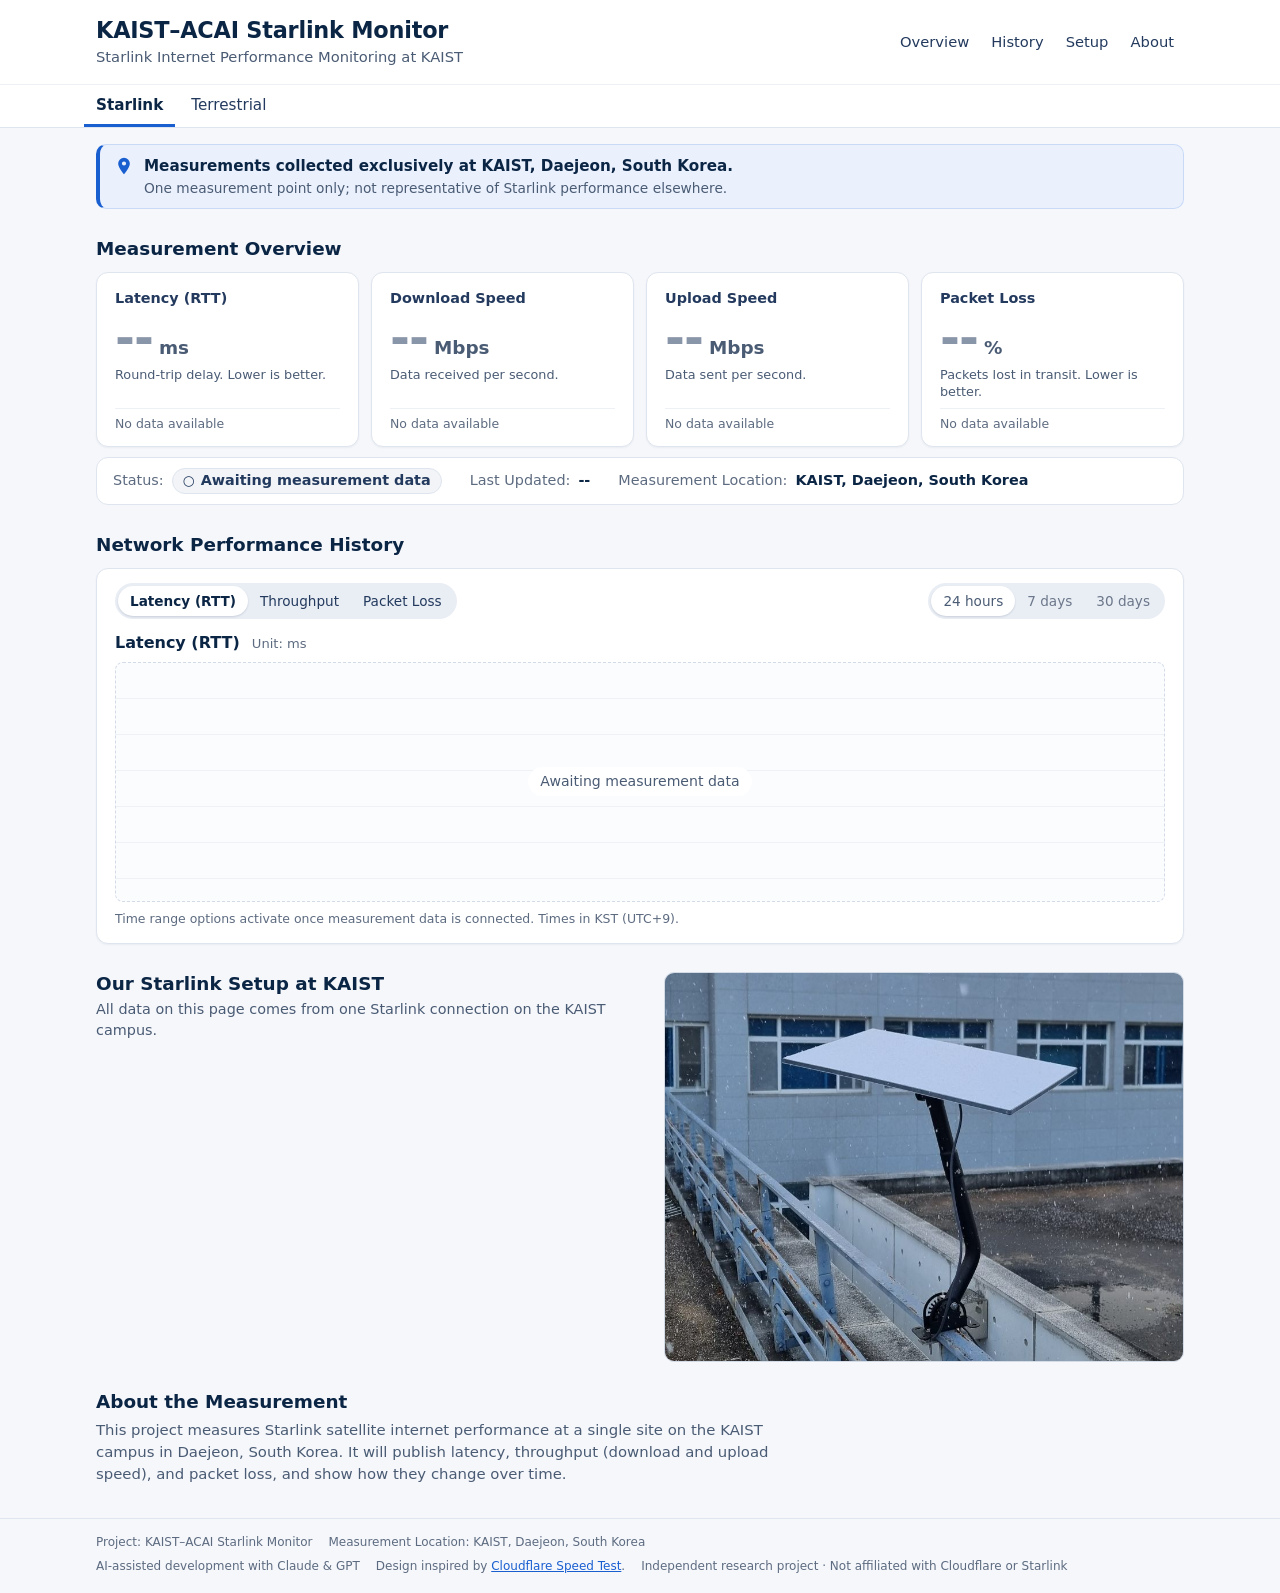
<file: index.html>
<!doctype html>
<html lang="en">
<head>
  <meta charset="utf-8">
  <meta name="viewport" content="width=device-width, initial-scale=1">
  <title>KAIST–ACAI Starlink Monitor</title>
  <meta name="description" content="Starlink internet performance (latency, throughput, packet loss) measured at a single site at KAIST, Daejeon, South Korea.">
  <link rel="stylesheet" href="css/style.css">
</head>
<body>
  <a class="skip-link" href="#main">Skip to content</a>

  <header class="site-header">
    <div class="container header-inner">
      <div class="brand">
        <h1 class="brand-title">KAIST–ACAI Starlink Monitor</h1>
        <p class="brand-subtitle">Starlink Internet Performance Monitoring at KAIST</p>
      </div>
      <nav class="site-nav" aria-label="Sections">
        <ul>
          <li><a href="#overview">Overview</a></li>
          <li><a href="#history">History</a></li>
          <li><a href="#setup">Setup</a></li>
          <li><a href="#about">About</a></li>
        </ul>
      </nav>
    </div>
    <nav class="network-nav" aria-label="Network">
      <ul class="container">
        <li><a href="index.html" aria-current="page">Starlink</a></li>
        <li><a href="terrestrial.html">Terrestrial</a></li>
      </ul>
    </nav>
  </header>

  <main id="main">
    <!-- Location notice: one measurement point, not global Starlink performance -->
    <div class="container">
      <p class="location-notice">
        <svg class="icon" viewBox="0 0 24 24" aria-hidden="true" focusable="false"><path d="M12 2a7 7 0 0 0-7 7c0 5.2 7 13 7 13s7-7.8 7-13a7 7 0 0 0-7-7zm0 9.5A2.5 2.5 0 1 1 12 6.5a2.5 2.5 0 0 1 0 5z"/></svg>
        <span>
          <strong>Measurements collected exclusively at KAIST, Daejeon, South Korea.</strong>
          <span class="location-notice-sub">One measurement point only; not representative of Starlink performance elsewhere.</span>
        </span>
      </p>
    </div>

    <!-- A + B. Measurement Overview -->
    <section id="overview" class="section" aria-labelledby="overview-title">
      <div class="container">
        <h2 id="overview-title" class="section-title">Measurement Overview</h2>

        <div class="metric-grid">
          <article class="metric-card" data-metric="rtt_ms">
            <h3 class="metric-name">Latency <abbr title="Round-Trip Time">(RTT)</abbr></h3>
            <p class="metric-value"><span class="value" data-value>--</span><span class="unit">ms</span></p>
            <p class="metric-help">Round-trip delay. Lower is better.</p>
            <p class="metric-state" data-state>No data available</p>
          </article>

          <article class="metric-card" data-metric="download_mbps">
            <h3 class="metric-name">Download Speed</h3>
            <p class="metric-value"><span class="value" data-value>--</span><span class="unit">Mbps</span></p>
            <p class="metric-help">Data received per second.</p>
            <p class="metric-state" data-state>No data available</p>
          </article>

          <article class="metric-card" data-metric="upload_mbps">
            <h3 class="metric-name">Upload Speed</h3>
            <p class="metric-value"><span class="value" data-value>--</span><span class="unit">Mbps</span></p>
            <p class="metric-help">Data sent per second.</p>
            <p class="metric-state" data-state>No data available</p>
          </article>

          <article class="metric-card" data-metric="packet_loss_pct">
            <h3 class="metric-name">Packet Loss</h3>
            <p class="metric-value"><span class="value" data-value>--</span><span class="unit">%</span></p>
            <p class="metric-help">Packets lost in transit. Lower is better.</p>
            <p class="metric-state" data-state>No data available</p>
          </article>
        </div>

        <!-- C. Measurement Status (compact strip) -->
        <dl class="status-strip" aria-label="Measurement status">
          <div class="status-item">
            <dt>Status</dt>
            <dd>
              <span id="status-badge" class="status-badge" data-kind="pending">
                <span class="status-symbol" aria-hidden="true">&#9675;</span>
                <span id="status-text">Awaiting measurement data</span>
              </span>
            </dd>
          </div>
          <div class="status-item">
            <dt>Last Updated</dt>
            <dd id="last-updated">--</dd>
          </div>
          <div class="status-item">
            <dt>Measurement Location</dt>
            <dd>KAIST, Daejeon, South Korea</dd>
          </div>
        </dl>
      </div>
    </section>

    <!-- D. Network Performance History -->
    <section id="history" class="section" aria-labelledby="history-title">
      <div class="container">
        <h2 id="history-title" class="section-title">Network Performance History</h2>

        <div class="chart-panel">
          <div class="chart-toolbar">
            <div class="segmented" role="group" aria-label="Metric shown in chart">
              <button type="button" class="seg-btn" data-chart-metric="rtt" aria-pressed="true">Latency (RTT)</button>
              <button type="button" class="seg-btn" data-chart-metric="throughput" aria-pressed="false">Throughput</button>
              <button type="button" class="seg-btn" data-chart-metric="loss" aria-pressed="false">Packet Loss</button>
            </div>
            <div class="segmented" role="group" aria-label="Time range" aria-describedby="range-note">
              <button type="button" class="seg-btn" data-range="24h" aria-pressed="true" disabled>24 hours</button>
              <button type="button" class="seg-btn" data-range="7d" aria-pressed="false" disabled>7 days</button>
              <button type="button" class="seg-btn" data-range="30d" aria-pressed="false" disabled>30 days</button>
            </div>
          </div>

          <div class="chart-head">
            <h3 id="chart-title" class="chart-title">Latency (RTT)</h3>
            <span id="chart-unit" class="chart-unit">Unit: ms</span>
            <ul id="chart-legend" class="chart-legend" hidden></ul>
          </div>

          <div id="chart-area" class="chart-area" aria-live="polite">
            <p class="chart-empty">Awaiting measurement data</p>
          </div>

          <p id="range-note" class="chart-note">Time range options activate once measurement data is connected. Times in KST (UTC+9).</p>
        </div>
      </div>
    </section>

    <!-- E. Setup photo -->
    <section id="setup" class="section" aria-labelledby="setup-title">
      <div class="container setup-layout">
        <div class="setup-text">
          <h2 id="setup-title" class="section-title">Our Starlink Setup at KAIST</h2>
          <p>All data on this page comes from one Starlink connection on the KAIST campus.</p>
        </div>
        <!--
          HOW TO ADD THE SETUP PHOTO
          1. Save the photo as assets/setup.jpg (any landscape photo works;
             it is cropped to 4:3 with object-fit: cover).
          2. Set data-photo-src below to "assets/setup.jpg"
             (relative path, no leading slash).
          3. Replace data-photo-alt with a short description of the photo.
          js/app.js swaps the placeholder for the image. If the file cannot be
          loaded, the "Photo coming soon" placeholder stays visible.
        -->
        <figure class="setup-photo" id="setup-photo" data-photo-src="assets/setup.jpg" data-photo-alt="Starlink dish on a pole mount clamped to a rooftop railing at KAIST, photographed on a snowy day">
          <div class="photo-frame">
            <div class="photo-placeholder">
              <svg class="icon icon-md" viewBox="0 0 24 24" aria-hidden="true" focusable="false"><path d="M4 5h3l2-2h6l2 2h3a2 2 0 0 1 2 2v11a2 2 0 0 1-2 2H4a2 2 0 0 1-2-2V7a2 2 0 0 1 2-2zm8 3.5a4.5 4.5 0 1 0 0 9 4.5 4.5 0 0 0 0-9zm0 2a2.5 2.5 0 1 1 0 5 2.5 2.5 0 0 1 0-5z"/></svg>
              <span>Photo coming soon</span>
            </div>
          </div>
        </figure>
      </div>
    </section>

    <!-- F. About -->
    <section id="about" class="section" aria-labelledby="about-title">
      <div class="container about">
        <h2 id="about-title" class="section-title">About the Measurement</h2>
        <p>This project measures Starlink satellite internet performance at a single site on the KAIST campus in Daejeon, South Korea. It will publish latency, throughput (download and upload speed), and packet loss, and show how they change over time.</p>
      </div>
    </section>
  </main>

  <footer class="site-footer">
    <div class="container footer-inner">
      <ul class="footer-meta">
        <li>Project: KAIST–ACAI Starlink Monitor</li>
        <li>Measurement Location: KAIST, Daejeon, South Korea</li>
      </ul>
      <ul class="footer-meta">
        <li>AI-assisted development with Claude &amp; GPT</li>
        <li>Design inspired by <a href="https://speed.cloudflare.com/" rel="noopener" target="_blank">Cloudflare Speed Test</a>.</li>
        <li>Independent research project · Not affiliated with Cloudflare or Starlink</li>
      </ul>
    </div>
  </footer>

  <script src="js/app.js"></script>
</body>
</html>
</file>
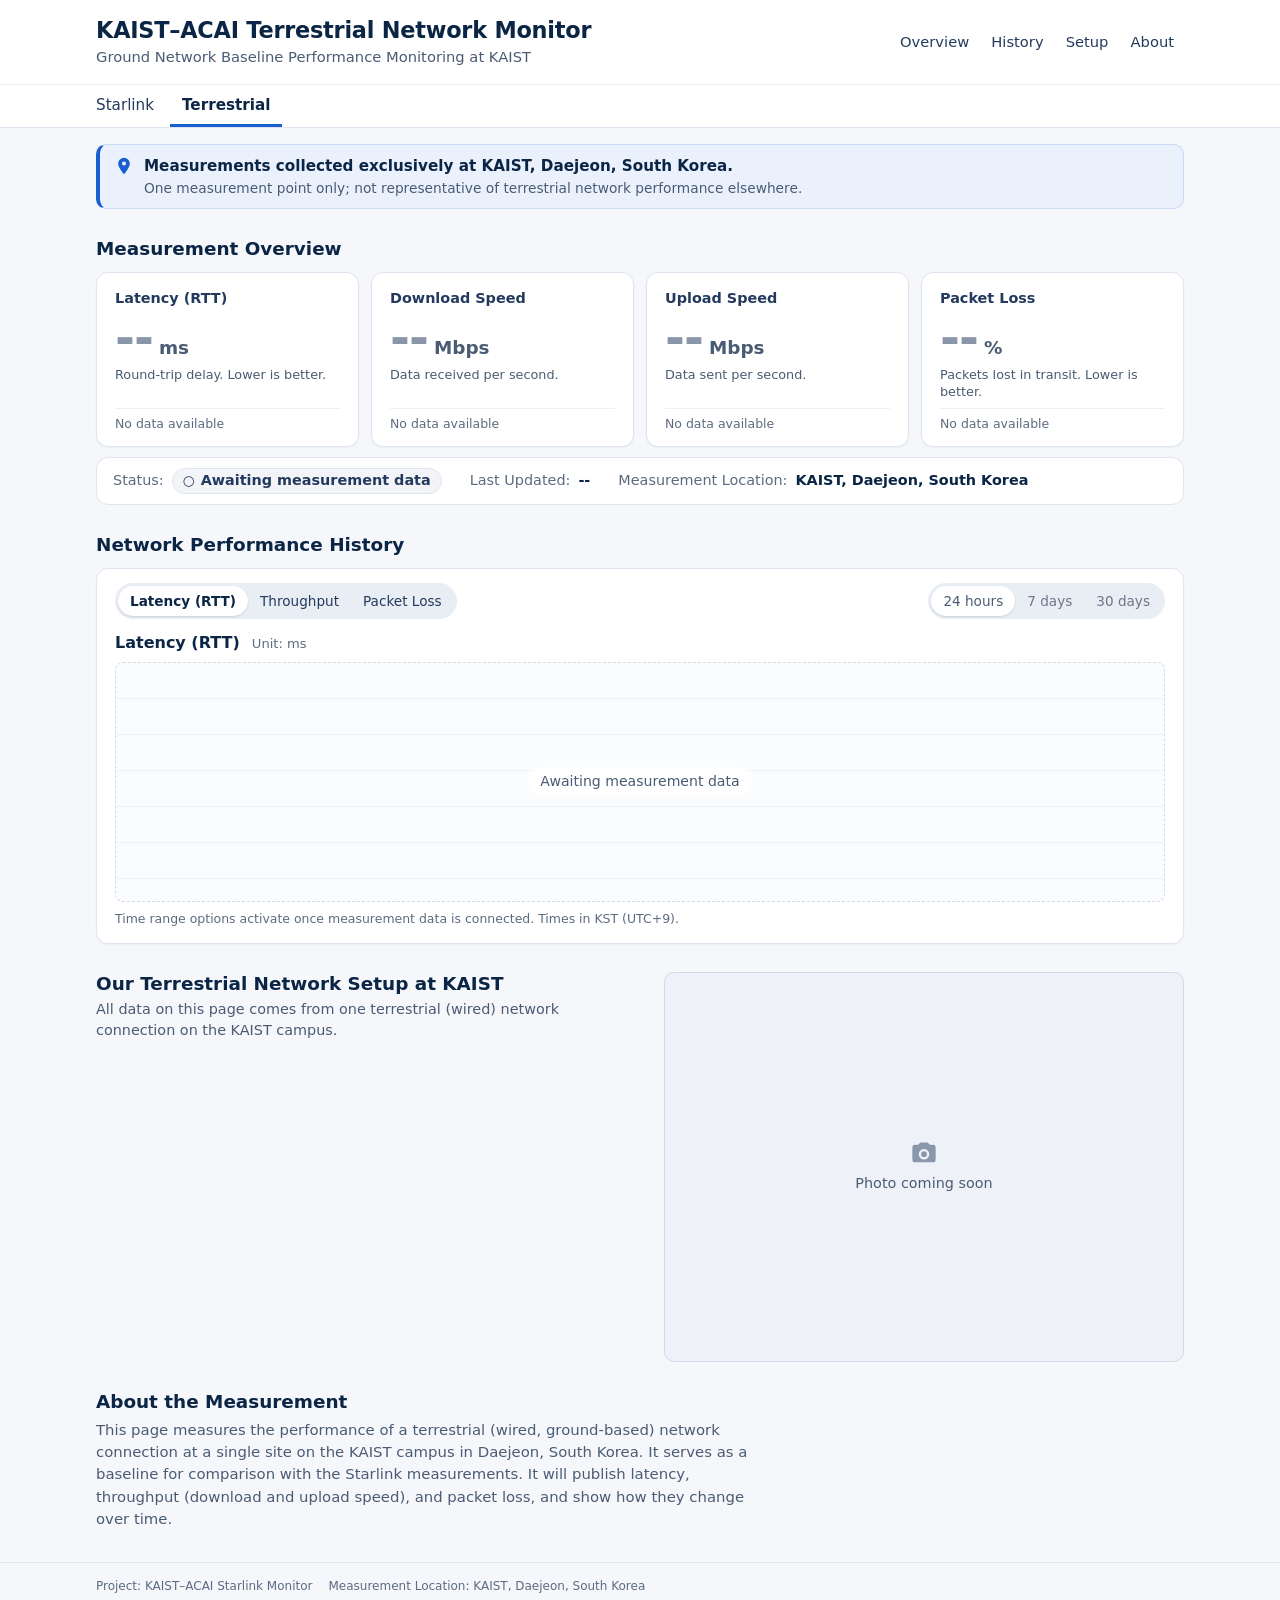
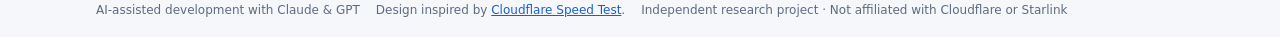
<file: terrestrial.html>
<!doctype html>
<html lang="en">
<head>
  <meta charset="utf-8">
  <meta name="viewport" content="width=device-width, initial-scale=1">
  <title>KAIST–ACAI Terrestrial Network Monitor</title>
  <meta name="description" content="Terrestrial (wired) network baseline performance (latency, throughput, packet loss) measured at a single site at KAIST, Daejeon, South Korea, for comparison with Starlink.">
  <link rel="stylesheet" href="css/style.css">
</head>
<body data-latest="data/terrestrial/latest.json" data-history="data/terrestrial/history.json">
  <a class="skip-link" href="#main">Skip to content</a>

  <header class="site-header">
    <div class="container header-inner">
      <div class="brand">
        <h1 class="brand-title">KAIST–ACAI Terrestrial Network Monitor</h1>
        <p class="brand-subtitle">Ground Network Baseline Performance Monitoring at KAIST</p>
      </div>
      <nav class="site-nav" aria-label="Sections">
        <ul>
          <li><a href="#overview">Overview</a></li>
          <li><a href="#history">History</a></li>
          <li><a href="#setup">Setup</a></li>
          <li><a href="#about">About</a></li>
        </ul>
      </nav>
    </div>
    <nav class="network-nav" aria-label="Network">
      <ul class="container">
        <li><a href="index.html">Starlink</a></li>
        <li><a href="terrestrial.html" aria-current="page">Terrestrial</a></li>
      </ul>
    </nav>
  </header>

  <main id="main">
    <!-- Location notice: one measurement point, not global terrestrial network performance -->
    <div class="container">
      <p class="location-notice">
        <svg class="icon" viewBox="0 0 24 24" aria-hidden="true" focusable="false"><path d="M12 2a7 7 0 0 0-7 7c0 5.2 7 13 7 13s7-7.8 7-13a7 7 0 0 0-7-7zm0 9.5A2.5 2.5 0 1 1 12 6.5a2.5 2.5 0 0 1 0 5z"/></svg>
        <span>
          <strong>Measurements collected exclusively at KAIST, Daejeon, South Korea.</strong>
          <span class="location-notice-sub">One measurement point only; not representative of terrestrial network performance elsewhere.</span>
        </span>
      </p>
    </div>

    <!-- A + B. Measurement Overview -->
    <section id="overview" class="section" aria-labelledby="overview-title">
      <div class="container">
        <h2 id="overview-title" class="section-title">Measurement Overview</h2>

        <div class="metric-grid">
          <article class="metric-card" data-metric="rtt_ms">
            <h3 class="metric-name">Latency <abbr title="Round-Trip Time">(RTT)</abbr></h3>
            <p class="metric-value"><span class="value" data-value>--</span><span class="unit">ms</span></p>
            <p class="metric-help">Round-trip delay. Lower is better.</p>
            <p class="metric-state" data-state>No data available</p>
          </article>

          <article class="metric-card" data-metric="download_mbps">
            <h3 class="metric-name">Download Speed</h3>
            <p class="metric-value"><span class="value" data-value>--</span><span class="unit">Mbps</span></p>
            <p class="metric-help">Data received per second.</p>
            <p class="metric-state" data-state>No data available</p>
          </article>

          <article class="metric-card" data-metric="upload_mbps">
            <h3 class="metric-name">Upload Speed</h3>
            <p class="metric-value"><span class="value" data-value>--</span><span class="unit">Mbps</span></p>
            <p class="metric-help">Data sent per second.</p>
            <p class="metric-state" data-state>No data available</p>
          </article>

          <article class="metric-card" data-metric="packet_loss_pct">
            <h3 class="metric-name">Packet Loss</h3>
            <p class="metric-value"><span class="value" data-value>--</span><span class="unit">%</span></p>
            <p class="metric-help">Packets lost in transit. Lower is better.</p>
            <p class="metric-state" data-state>No data available</p>
          </article>
        </div>

        <!-- C. Measurement Status (compact strip) -->
        <dl class="status-strip" aria-label="Measurement status">
          <div class="status-item">
            <dt>Status</dt>
            <dd>
              <span id="status-badge" class="status-badge" data-kind="pending">
                <span class="status-symbol" aria-hidden="true">&#9675;</span>
                <span id="status-text">Awaiting measurement data</span>
              </span>
            </dd>
          </div>
          <div class="status-item">
            <dt>Last Updated</dt>
            <dd id="last-updated">--</dd>
          </div>
          <div class="status-item">
            <dt>Measurement Location</dt>
            <dd>KAIST, Daejeon, South Korea</dd>
          </div>
        </dl>
      </div>
    </section>

    <!-- D. Network Performance History -->
    <section id="history" class="section" aria-labelledby="history-title">
      <div class="container">
        <h2 id="history-title" class="section-title">Network Performance History</h2>

        <div class="chart-panel">
          <div class="chart-toolbar">
            <div class="segmented" role="group" aria-label="Metric shown in chart">
              <button type="button" class="seg-btn" data-chart-metric="rtt" aria-pressed="true">Latency (RTT)</button>
              <button type="button" class="seg-btn" data-chart-metric="throughput" aria-pressed="false">Throughput</button>
              <button type="button" class="seg-btn" data-chart-metric="loss" aria-pressed="false">Packet Loss</button>
            </div>
            <div class="segmented" role="group" aria-label="Time range" aria-describedby="range-note">
              <button type="button" class="seg-btn" data-range="24h" aria-pressed="true" disabled>24 hours</button>
              <button type="button" class="seg-btn" data-range="7d" aria-pressed="false" disabled>7 days</button>
              <button type="button" class="seg-btn" data-range="30d" aria-pressed="false" disabled>30 days</button>
            </div>
          </div>

          <div class="chart-head">
            <h3 id="chart-title" class="chart-title">Latency (RTT)</h3>
            <span id="chart-unit" class="chart-unit">Unit: ms</span>
            <ul id="chart-legend" class="chart-legend" hidden></ul>
          </div>

          <div id="chart-area" class="chart-area" aria-live="polite">
            <p class="chart-empty">Awaiting measurement data</p>
          </div>

          <p id="range-note" class="chart-note">Time range options activate once measurement data is connected. Times in KST (UTC+9).</p>
        </div>
      </div>
    </section>

    <!-- E. Setup photo -->
    <section id="setup" class="section" aria-labelledby="setup-title">
      <div class="container setup-layout">
        <div class="setup-text">
          <h2 id="setup-title" class="section-title">Our Terrestrial Network Setup at KAIST</h2>
          <p>All data on this page comes from one terrestrial (wired) network connection on the KAIST campus.</p>
        </div>
        <!--
          HOW TO ADD THE SETUP PHOTO
          1. Save the photo as e.g. assets/terrestrial-setup.jpg (any landscape
             photo works; it is cropped to 4:3 with object-fit: cover).
          2. Set data-photo-src below to that relative path (no leading slash).
          3. Replace data-photo-alt with a short description of the photo.
          js/app.js swaps the placeholder for the image. If the file cannot be
          loaded, the "Photo coming soon" placeholder stays visible.
        -->
        <figure class="setup-photo" id="setup-photo" data-photo-src="" data-photo-alt="Terrestrial network equipment used for measurements at KAIST">
          <div class="photo-frame">
            <div class="photo-placeholder">
              <svg class="icon icon-md" viewBox="0 0 24 24" aria-hidden="true" focusable="false"><path d="M4 5h3l2-2h6l2 2h3a2 2 0 0 1 2 2v11a2 2 0 0 1-2 2H4a2 2 0 0 1-2-2V7a2 2 0 0 1 2-2zm8 3.5a4.5 4.5 0 1 0 0 9 4.5 4.5 0 0 0 0-9zm0 2a2.5 2.5 0 1 1 0 5 2.5 2.5 0 0 1 0-5z"/></svg>
              <span>Photo coming soon</span>
            </div>
          </div>
        </figure>
      </div>
    </section>

    <!-- F. About -->
    <section id="about" class="section" aria-labelledby="about-title">
      <div class="container about">
        <h2 id="about-title" class="section-title">About the Measurement</h2>
        <p>This page measures the performance of a terrestrial (wired, ground-based) network connection at a single site on the KAIST campus in Daejeon, South Korea. It serves as a baseline for comparison with the Starlink measurements. It will publish latency, throughput (download and upload speed), and packet loss, and show how they change over time.</p>
      </div>
    </section>
  </main>

  <footer class="site-footer">
    <div class="container footer-inner">
      <ul class="footer-meta">
        <li>Project: KAIST–ACAI Starlink Monitor</li>
        <li>Measurement Location: KAIST, Daejeon, South Korea</li>
      </ul>
      <ul class="footer-meta">
        <li>AI-assisted development with Claude &amp; GPT</li>
        <li>Design inspired by <a href="https://speed.cloudflare.com/" rel="noopener" target="_blank">Cloudflare Speed Test</a>.</li>
        <li>Independent research project · Not affiliated with Cloudflare or Starlink</li>
      </ul>
    </div>
  </footer>

  <script src="js/app.js"></script>
</body>
</html>
</file>
<file: css/style.css>
/* KAIST–ACAI Starlink Monitor — styles (mobile-first) */

:root {
  --navy: #0b2545;
  --navy-soft: #233a5e;
  --blue: #1a5fd0;
  --blue-dark: #134aa6;
  --blue-tint: #eaf1fd;
  --blue-line: #c9daf8;
  --bg: #f5f7fb;
  --surface: #ffffff;
  --border: #dfe5ee;
  --text: #0b2545;
  --text-muted: #4a5b74;   /* 7:1+ on white */
  --text-faint: #5d6b80;   /* 5.3:1 on white */
  --warn: #8a5300;
  --ok: #17663a;
  --radius: 12px;
  --shadow: 0 1px 2px rgba(11, 37, 69, 0.05);
  --focus: 0 0 0 3px #ffffff, 0 0 0 5px var(--blue);
  --font: system-ui, -apple-system, "Segoe UI", Roboto, "Helvetica Neue", Arial, sans-serif;
}

*, *::before, *::after { box-sizing: border-box; }

html { scroll-behavior: smooth; -webkit-text-size-adjust: 100%; }
@media (prefers-reduced-motion: reduce) { html { scroll-behavior: auto; } }

body {
  margin: 0;
  background: var(--bg);
  color: var(--text);
  font-family: var(--font);
  font-size: 16px;
  line-height: 1.5;
  overflow-wrap: break-word;
}

h1, h2, h3 { margin: 0; line-height: 1.25; color: var(--navy); }
p { margin: 0; }
a { color: var(--blue); }
a:hover { color: var(--blue-dark); }

:focus-visible { outline: none; box-shadow: var(--focus); border-radius: 4px; }

.container {
  width: 100%;
  max-width: 1120px;
  margin: 0 auto;
  padding: 0 16px;
}

.icon { width: 20px; height: 20px; fill: currentColor; flex: none; }
.icon-md { width: 28px; height: 28px; }

.skip-link {
  position: absolute;
  left: 8px;
  top: -48px;
  padding: 8px 12px;
  background: var(--navy);
  color: #fff;
  border-radius: 6px;
  z-index: 10;
}
.skip-link:focus { top: 8px; }

/* ---------- Header ---------- */
.site-header {
  background: var(--surface);
  border-bottom: 1px solid var(--border);
}
.header-inner {
  display: flex;
  flex-direction: column;
  gap: 8px;
  padding-top: 14px;
  padding-bottom: 10px;
}
.brand-title { font-size: 1.3rem; font-weight: 700; letter-spacing: -0.01em; }
.brand-subtitle { color: var(--text-muted); font-size: 0.92rem; margin-top: 2px; }

.site-nav ul {
  list-style: none;
  margin: 0 0 0 -10px;
  padding: 0;
  display: flex;
  flex-wrap: wrap;
  gap: 2px;
}
.site-nav a {
  display: inline-block;
  padding: 5px 10px;
  border-radius: 999px;
  color: var(--navy-soft);
  text-decoration: none;
  font-size: 0.92rem;
  font-weight: 500;
}
.site-nav a:hover { background: var(--blue-tint); color: var(--blue-dark); }

/* Page switch between networks (Starlink | Terrestrial) */
.network-nav { border-top: 1px solid #edf0f5; }
.network-nav ul {
  list-style: none;
  margin: 0 auto;
  display: flex;
  gap: 4px;
}
.network-nav a {
  display: inline-block;
  padding: 9px 12px 7px;
  border-bottom: 3px solid transparent;
  color: var(--navy-soft);
  text-decoration: none;
  font-size: 0.95rem;
  font-weight: 500;
}
.network-nav li:first-child a { margin-left: -12px; }
.network-nav a:hover { color: var(--blue-dark); background: var(--blue-tint); }
/* current page: bold + underline bar, not color alone */
.network-nav a[aria-current="page"] {
  color: var(--navy);
  font-weight: 700;
  border-bottom-color: var(--blue);
}

/* ---------- Location notice ---------- */
.location-notice {
  display: flex;
  gap: 10px;
  align-items: flex-start;
  margin-top: 16px;
  padding: 10px 14px;
  background: var(--blue-tint);
  border: 1px solid var(--blue-line);
  border-left: 4px solid var(--blue);
  border-radius: 10px;
  color: var(--navy);
  font-size: 0.95rem;
}
.location-notice .icon { color: var(--blue); margin-top: 1px; }
.location-notice strong { font-weight: 650; }
.location-notice-sub { display: block; color: var(--text-muted); font-size: 0.86rem; }

/* ---------- Sections ---------- */
.section { padding-top: 24px; scroll-margin-top: 8px; }
.section-title { font-size: 1.15rem; font-weight: 700; margin-bottom: 12px; }

/* ---------- Metric cards ---------- */
.metric-grid {
  display: grid;
  grid-template-columns: 1fr;
  gap: 10px;
}
.metric-card {
  background: var(--surface);
  border: 1px solid var(--border);
  border-radius: var(--radius);
  box-shadow: var(--shadow);
  padding: 14px 16px 12px;
  display: flex;
  flex-direction: column;
  min-width: 0;
}
.metric-name { font-size: 0.9rem; font-weight: 600; color: var(--navy-soft); }
.metric-name abbr { text-decoration: none; }
.metric-value {
  display: flex;
  align-items: baseline;
  flex-wrap: wrap;
  gap: 0 6px;
  margin: 6px 0 4px;
}
.metric-value .value {
  font-size: 2.75rem;
  font-weight: 700;
  line-height: 1;
  letter-spacing: -0.02em;
  color: var(--navy);
  font-variant-numeric: tabular-nums;
}
.metric-card.is-empty .metric-value .value { color: #8995a8; } /* "--" placeholder, decorative */
.metric-value .unit { font-size: 1.15rem; font-weight: 600; color: var(--text-muted); }
.metric-help { font-size: 0.8rem; color: var(--text-muted); line-height: 1.35; }
.metric-help { margin-bottom: 8px; }
.metric-state {
  margin-top: auto;
  padding-top: 6px;
  border-top: 1px solid #edf0f5;
  font-size: 0.78rem;
  color: var(--text-faint);
}

/* ---------- Status strip ---------- */
.status-strip {
  margin: 10px 0 0;
  padding: 10px 16px;
  display: flex;
  flex-direction: column;
  gap: 6px;
  background: var(--surface);
  border: 1px solid var(--border);
  border-radius: var(--radius);
  font-size: 0.9rem;
}
.status-item { display: flex; align-items: center; flex-wrap: wrap; gap: 4px 8px; }
.status-item dt { color: var(--text-faint); font-weight: 500; }
.status-item dt::after { content: ":"; }
.status-item dd { margin: 0; font-weight: 600; color: var(--navy); }

.status-badge {
  display: inline-flex;
  align-items: center;
  gap: 6px;
  padding: 1px 10px;
  border-radius: 999px;
  border: 1px solid var(--border);
  background: #f2f4f8;
  color: var(--navy-soft);
  font-weight: 600;
}
.status-badge[data-kind="ok"] { background: #ebf7ef; border-color: #b9e0c6; color: var(--ok); }
.status-badge[data-kind="stale"],
.status-badge[data-kind="error"] { background: #fff5e5; border-color: #f0d39c; color: var(--warn); }
.status-symbol { font-size: 0.95em; line-height: 1; }

/* ---------- History: single chart panel ---------- */
.chart-panel {
  background: var(--surface);
  border: 1px solid var(--border);
  border-radius: var(--radius);
  box-shadow: var(--shadow);
  padding: 12px 14px 12px;
  min-width: 0;
}
.chart-toolbar {
  display: flex;
  flex-wrap: wrap;
  justify-content: space-between;
  gap: 8px;
}

.segmented {
  display: inline-flex;
  max-width: 100%;
  padding: 3px;
  background: #e9edf4;
  border-radius: 999px;
}
.seg-btn {
  font: inherit;
  font-size: 0.85rem;
  font-weight: 500;
  padding: 5px 12px;
  border: 0;
  border-radius: 999px;
  background: transparent;
  color: var(--navy-soft);
  cursor: pointer;
  white-space: nowrap;
}
.seg-btn:hover:not(:disabled) { color: var(--blue-dark); }
.seg-btn[aria-pressed="true"] {
  background: var(--surface);
  color: var(--navy);
  font-weight: 600;
  box-shadow: 0 1px 2px rgba(11, 37, 69, 0.14);
}
.seg-btn:disabled { cursor: not-allowed; color: #6b778a; }
.seg-btn[aria-pressed="true"]:disabled { color: var(--text-muted); font-weight: 500; }

.chart-head {
  display: flex;
  flex-wrap: wrap;
  align-items: baseline;
  gap: 2px 12px;
  margin: 14px 0 8px;
}
.chart-title { font-size: 1rem; font-weight: 600; }
.chart-unit { font-size: 0.82rem; color: var(--text-faint); }
.chart-legend {
  list-style: none;
  margin: 0 0 0 auto;
  padding: 0;
  display: flex;
  gap: 12px;
  font-size: 0.8rem;
  color: var(--text-muted);
}
.chart-legend[hidden] { display: none; }
.chart-legend li { display: inline-flex; align-items: center; gap: 6px; }
/* line sample: solid vs dashed so series are not distinguished by color alone */
.legend-line { width: 18px; border-top: 2px solid var(--navy); }
.legend-line[data-style="dashed"] { border-top: 2px dashed var(--blue); }

.chart-area {
  position: relative;
  width: 100%;
  height: 180px;
  border-radius: 8px;
  /* faint gridlines hint at a chart without implying values */
  background:
    repeating-linear-gradient(to bottom, transparent 0, transparent 35px, #eef1f6 35px, #eef1f6 36px),
    #fbfcfe;
  border: 1px dashed #d3dbe7;
  display: flex;
  align-items: center;
  justify-content: center;
}
.chart-empty {
  padding: 4px 12px;
  background: var(--surface);
  border-radius: 999px;
  color: var(--text-muted);
  font-size: 0.88rem;
  font-weight: 500;
  text-align: center;
}
.chart-note { margin-top: 8px; font-size: 0.78rem; color: var(--text-faint); }

/* ---------- Setup ---------- */
.setup-layout { display: grid; grid-template-columns: 1fr; gap: 10px; }
.setup-text .section-title { margin-bottom: 4px; }
.setup-text p { color: var(--text-muted); font-size: 0.9rem; }
.setup-photo { margin: 0; width: 100%; max-width: 520px; }
.photo-frame {
  position: relative;
  width: 100%;
  aspect-ratio: 4 / 3;
  border-radius: 10px;
  overflow: hidden;
  background: #eef2f8;
  border: 1px solid #d3dbe7;
}
.photo-frame img {
  display: block;
  width: 100%;
  height: 100%;
  object-fit: cover;
}
.photo-placeholder {
  position: absolute;
  inset: 0;
  display: flex;
  flex-direction: column;
  align-items: center;
  justify-content: center;
  gap: 6px;
  color: var(--text-muted);
  font-size: 0.9rem;
  font-weight: 500;
}
.photo-placeholder .icon { color: #8a97ab; }

/* ---------- About ---------- */
.about .section-title { margin-bottom: 6px; }
.about p { max-width: 72ch; color: var(--text-muted); font-size: 0.93rem; }

/* ---------- Footer ---------- */
.site-footer {
  margin-top: 32px;
  border-top: 1px solid var(--border);
}
.footer-inner { padding-top: 14px; padding-bottom: 18px; }
.footer-meta {
  list-style: none;
  margin: 0;
  padding: 0;
  display: flex;
  flex-direction: column;
  gap: 1px;
  font-size: 0.75rem;
  color: var(--text-faint);
}
.footer-meta + .footer-meta { margin-top: 6px; }

/* ---------- Phones (>= 340px): 2 x 2 metric cards ---------- */
@media (min-width: 340px) {
  .metric-grid { grid-template-columns: repeat(2, 1fr); }
}
@media (max-width: 599px) {
  .metric-card { padding: 12px 12px 10px; }
  .metric-value .value { font-size: 2.3rem; }
  .metric-value .unit { font-size: 1rem; }
  .seg-btn { padding: 5px 10px; font-size: 0.82rem; }
}

/* ---------- Tablet ---------- */
@media (min-width: 600px) {
  .metric-grid { gap: 12px; }
  .status-strip { flex-direction: row; flex-wrap: wrap; gap: 6px 28px; }
  .chart-area { height: 220px; }
  .footer-meta { flex-direction: row; flex-wrap: wrap; gap: 2px 16px; }
}

@media (min-width: 640px) {
  .setup-layout { grid-template-columns: 1fr minmax(0, 360px); gap: 24px; align-items: start; }
}

/* ---------- Desktop ---------- */
@media (min-width: 900px) {
  .header-inner {
    flex-direction: row;
    align-items: center;
    justify-content: space-between;
    padding-top: 16px;
    padding-bottom: 16px;
  }
  .site-nav ul { margin: 0; }
  .brand-title { font-size: 1.4rem; }
  .section { padding-top: 28px; }
  .metric-grid { grid-template-columns: repeat(4, 1fr); }
  .metric-card { padding: 16px 18px 12px; }
  .metric-value .value { font-size: 3rem; }
  .chart-panel { padding: 14px 18px; }
  .chart-area { height: 240px; }
  .setup-layout { grid-template-columns: 1fr minmax(0, 520px); gap: 32px; }
}
</file>
